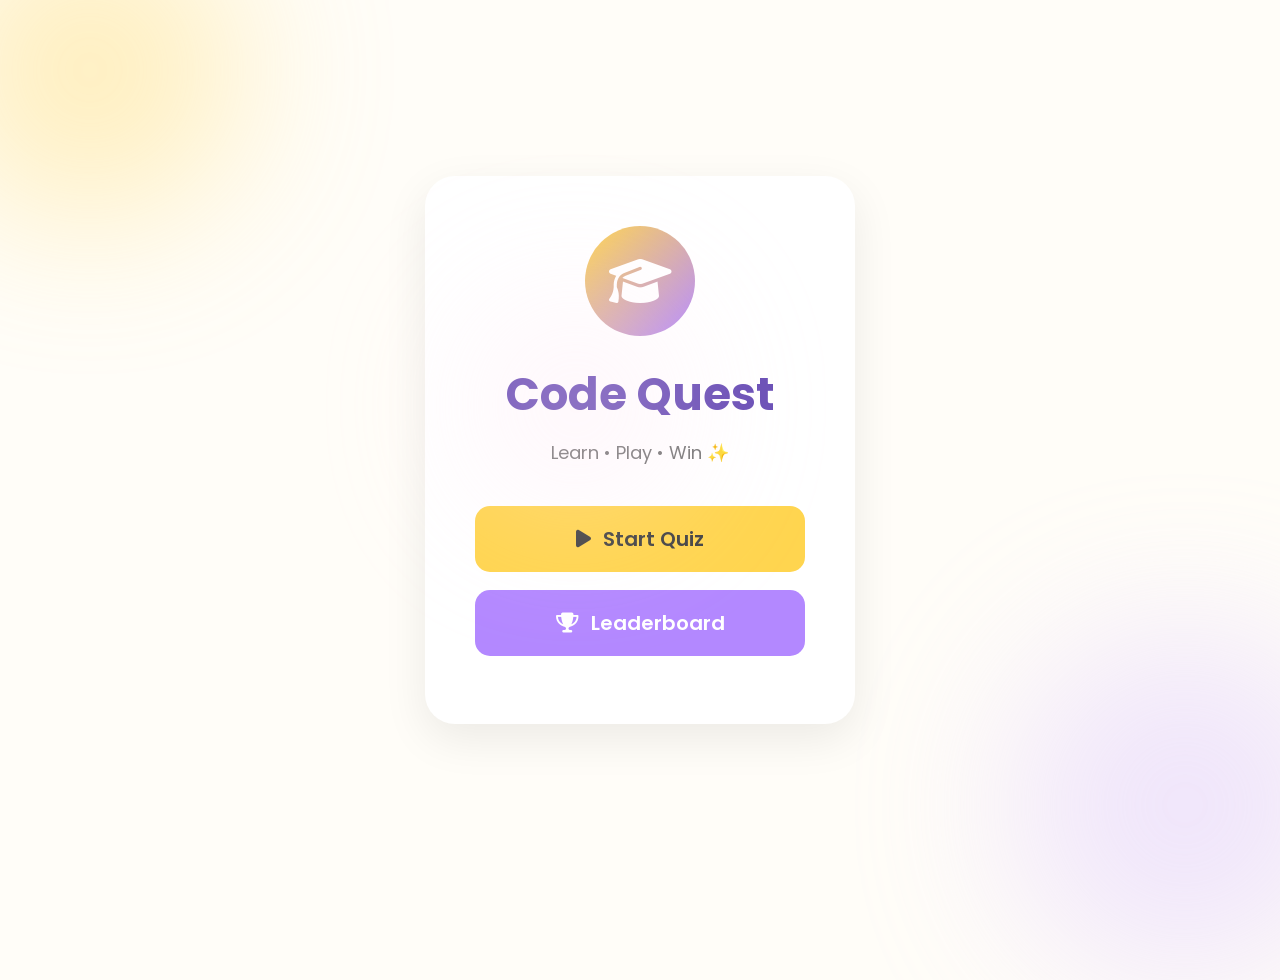
<file: index.html>
<!DOCTYPE html>
<html lang="en">
<head>
    <meta charset="UTF-8">
    <meta name="viewport" content="width=device-width, initial-scale=1.0">
    <title>Code Quest</title>

    <link rel="stylesheet" href="style.css">

    <link
    rel="stylesheet"
    href="https://cdnjs.cloudflare.com/ajax/libs/font-awesome/6.6.0/css/all.min.css"/>

</head>
<body>

<div class="background-circle one"></div>
<div class="background-circle two"></div>
<div class="background-circle three"></div>

<div class="container">

<div class="card">

<div class="logo">

<i class="fa-solid fa-graduation-cap"></i>

</div>

<h1>Code Quest</h1>

<p class="subtitle">
Learn • Play • Win ✨
</p>

<a href="game.html" class="btn play">

<i class="fa-solid fa-play"></i>

Start Quiz

</a>

<a href="highscores.html" class="btn leaderboard">

<i class="fa-solid fa-trophy"></i>

Leaderboard

</a>

</div>

</div>

</body>
</html>
</file>
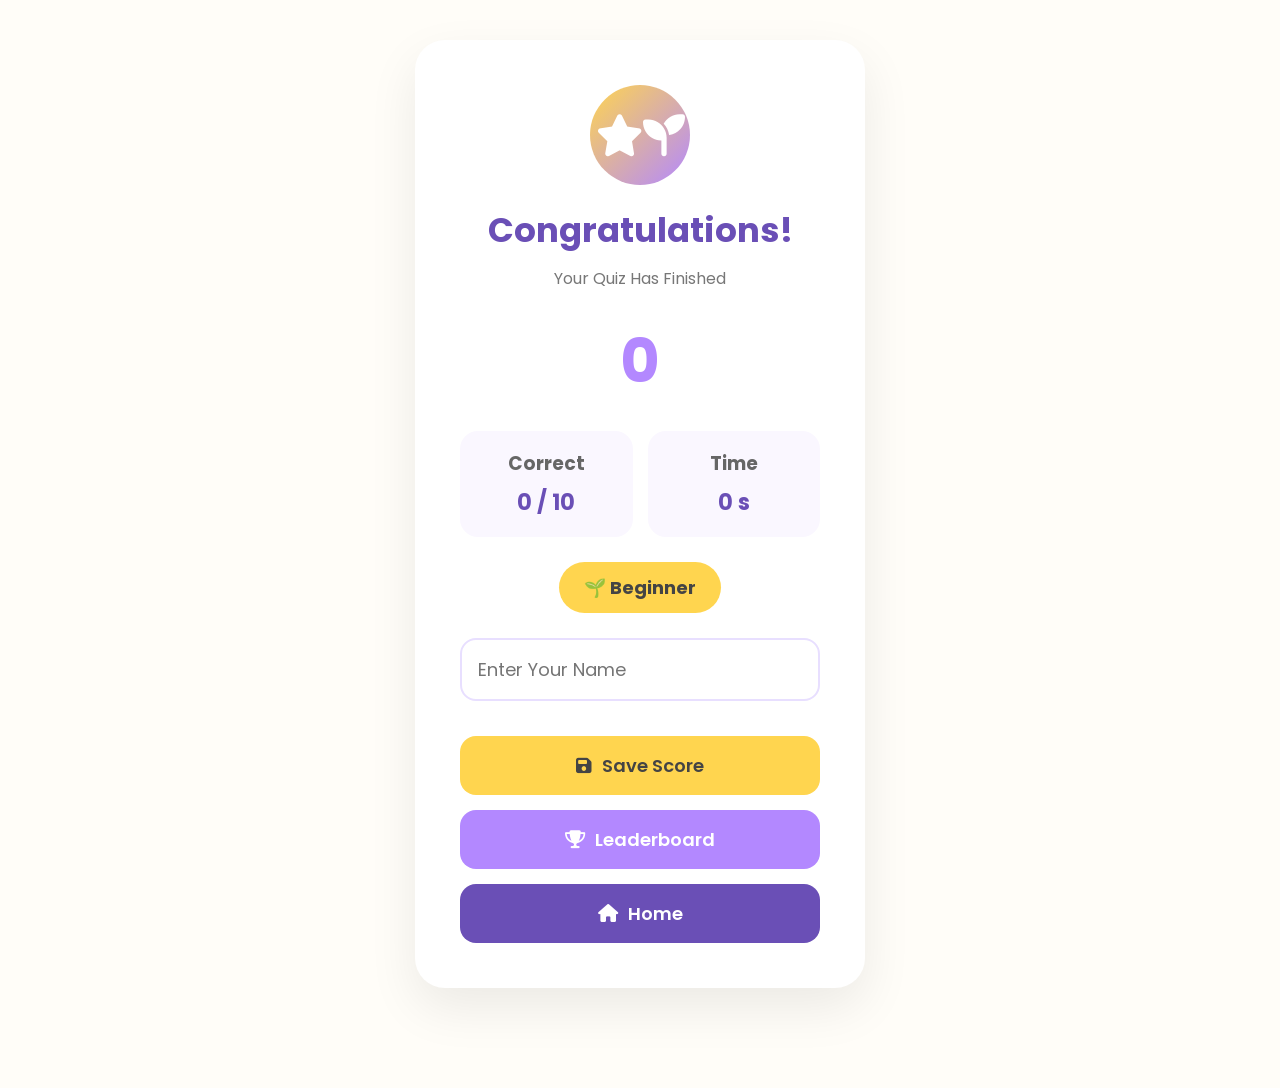
<file: end.html>
<!DOCTYPE html>
<html lang="en">

<head>

<meta charset="UTF-8">
<meta name="viewport" content="width=device-width, initial-scale=1.0">

<title>Quiz Finished</title>

<link rel="stylesheet" href="style.css">
<link rel="stylesheet" href="end.css">

<link rel="stylesheet"
href="https://cdnjs.cloudflare.com/ajax/libs/font-awesome/6.6.0/css/all.min.css">

</head>

<body>

<div class="end-container">

<div class="end-card">

<i id="rankIcon" class="fa-solid fa-star"></i>

<h1>Congratulations!</h1>

<p>Your Quiz Has Finished</p>

<h2 id="finalScore">0</h2>

<div class="stats">

<div>

<h3>Correct</h3>

<p id="correct">0 / 10</p>

</div>

<div>

<h3>Time</h3>

<p id="time">0 s</p>

</div>

</div>

<div class="badge-box">

<span id="badge">
Beginner
</span>

</div>

<input
type="text"
id="username"
maxlength="20"
placeholder="Enter Your Name"
/>

<button id="saveScoreBtn">

<i class="fa-solid fa-floppy-disk"></i>

Save Score

</button>

<a href="highscores.html">

<i class="fa-solid fa-trophy"></i>

Leaderboard

</a>

<a href="index.html">

<i class="fa-solid fa-house"></i>

Home

</a>

</div>

</div>

<script src="end.js"></script>

</body>

</html>
</file>
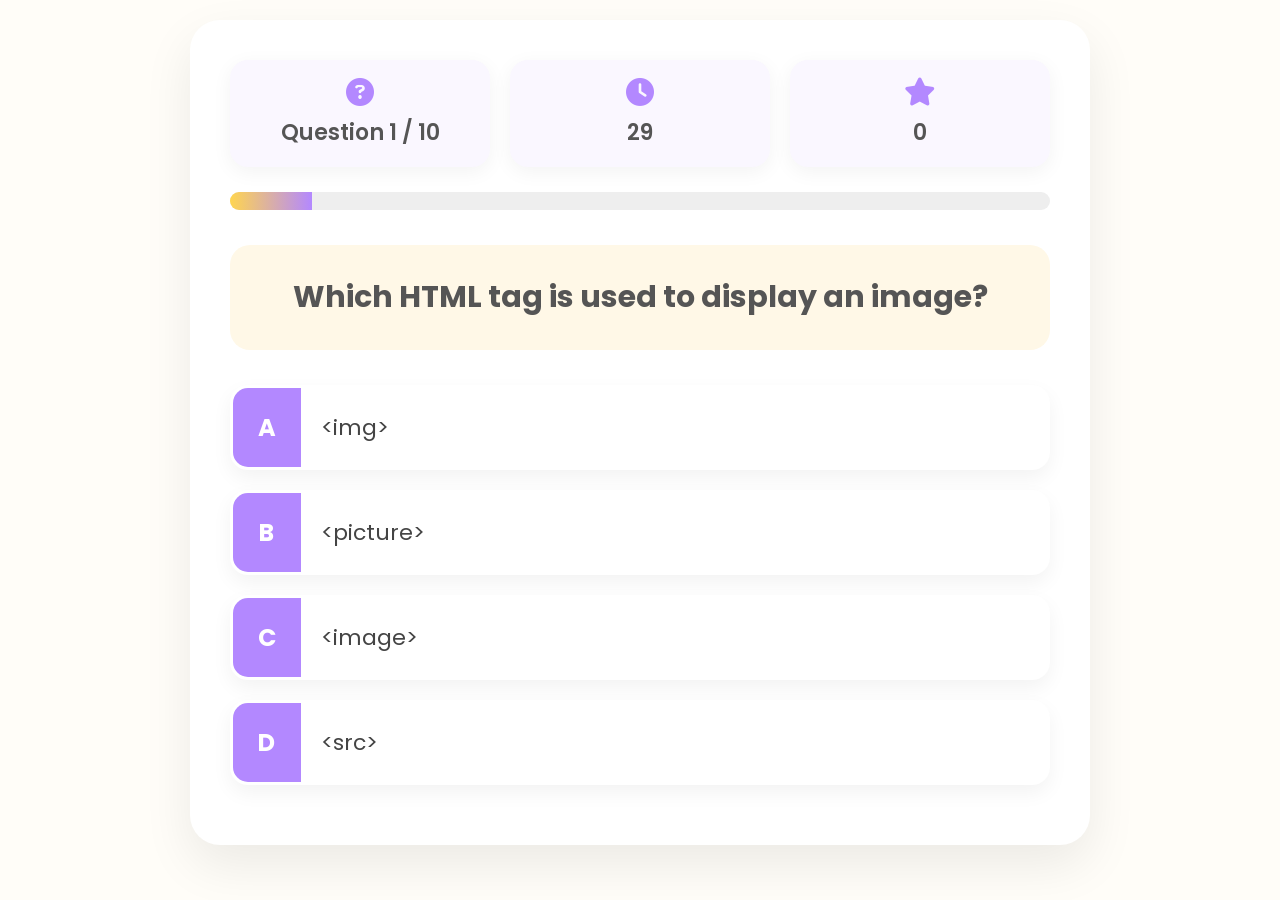
<file: game.html>
<!DOCTYPE html>
<html lang="en">

<head>

<meta charset="UTF-8">
<meta name="viewport" content="width=device-width, initial-scale=1.0">

<title>Code Quest</title>

<link rel="stylesheet" href="style.css">
<link rel="stylesheet" href="game.css">

<link rel="stylesheet"
href="https://cdnjs.cloudflare.com/ajax/libs/font-awesome/6.6.0/css/all.min.css">

</head>

<body>

<div class="game-container">

<div class="top-bar">

<div class="hud-box">

<i class="fa-solid fa-circle-question"></i>

<p id="progressText">
Question 1 / 10
</p>

</div>

<div class="hud-box">

<i class="fa-solid fa-clock"></i>

<p id="timer">
60
</p>

</div>

<div class="hud-box">

<i class="fa-solid fa-star"></i>

<p id="score">
0
</p>

</div>

</div>

<div class="progress">

<div id="progressBarFull"></div>

</div>

<div class="question-card">

<h2 id="question">

Loading Question...

</h2>

</div>

<div class="choice-container">

<p class="choice-prefix">
A
</p>

<p class="choice-text" data-number="1">

Choice

</p>

</div>

<div class="choice-container">

<p class="choice-prefix">

B

</p>

<p class="choice-text" data-number="2">

Choice

</p>

</div>

<div class="choice-container">

<p class="choice-prefix">

C

</p>

<p class="choice-text" data-number="3">

Choice

</p>

</div>

<div class="choice-container">

<p class="choice-prefix">

D

</p>

<p class="choice-text" data-number="4">

Choice

</p>

</div>

</div>

<script src="game.js"></script>

</body>

</html>
</file>
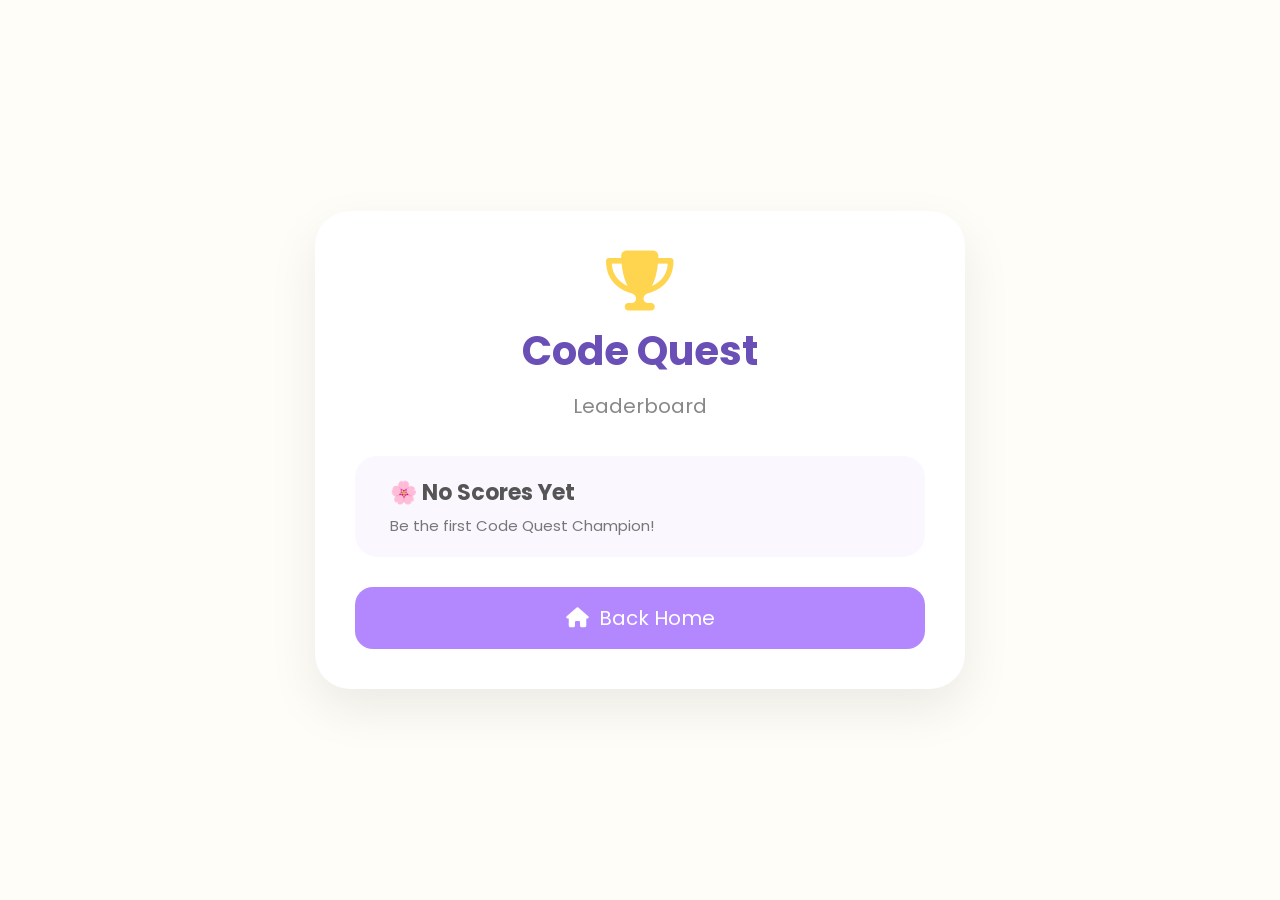
<file: highscores.html>
<!DOCTYPE html>
<html lang="en">

<head>

<meta charset="UTF-8">
<meta name="viewport" content="width=device-width, initial-scale=1.0">

<title>Code Quest Leaderboard</title>

<link rel="stylesheet" href="style.css">
<link rel="stylesheet" href="highscores.css">

<link rel="stylesheet"
href="https://cdnjs.cloudflare.com/ajax/libs/font-awesome/6.6.0/css/all.min.css">

</head>


<body>


<div class="leader-container">


<div class="leader-card">


<div class="title">

<i class="fa-solid fa-trophy"></i>

<h1>
Code Quest
</h1>

<p>
Leaderboard
</p>

</div>



<ul id="highScoresList">


</ul>



<a href="index.html" class="home-btn">

<i class="fa-solid fa-house"></i>

Back Home

</a>


</div>


</div>



<script src="highscores.js"></script>


</body>

</html>
</file>
<file: style.css>
@import url('https://fonts.googleapis.com/css2?family=Poppins:wght@300;400;500;700&display=swap');

*{
margin:0;
padding:0;
box-sizing:border-box;
font-family:'Poppins',sans-serif;
}

body{
background:#FFFDF8;
overflow-x:hidden;
overflow-y:auto;
min-height:100vh;
}

.background-circle{

position:absolute;

border-radius:50%;

filter:blur(80px);

opacity:.4;

}

.one{

width:300px;
height:300px;

background:#FFD966;

top:-80px;
left:-60px;

}

.two{

width:350px;
height:350px;

background:#D9C2FF;

right:-80px;

bottom:-80px;

}

.three{

width:200px;
height:200px;

background:#FFE4F2;

top:45%;

left:45%;

transform:translate(-50%,-50%);

}

.container{

height:100vh;

display:flex;

justify-content:center;

align-items:center;

padding:20px;

}

.card{

width:430px;

background:white;

border-radius:30px;

padding:50px;

text-align:center;

box-shadow:

0 15px 45px rgba(0,0,0,.08);

animation:pop .7s ease;

}

@keyframes pop{

0%{

transform:scale(.8);

opacity:0;

}

100%{

transform:scale(1);

opacity:1;

}

}

.logo{

width:110px;

height:110px;

margin:auto;

border-radius:50%;

background:linear-gradient(135deg,#FFD54F,#B388FF);

display:flex;

justify-content:center;

align-items:center;

margin-bottom:25px;

}

.logo i{

font-size:50px;

color:white;

}

h1{

font-size:45px;

color:#6A4FB6;

margin-bottom:10px;

}

.subtitle{

color:#777;

font-size:18px;

margin-bottom:40px;

}

.btn{

display:flex;

justify-content:center;

align-items:center;

gap:12px;

width:100%;

padding:18px;

border-radius:15px;

text-decoration:none;

font-size:20px;

font-weight:600;

transition:.3s;

margin-bottom:18px;

}

.play{

background:#FFD54F;

color:#444;

}

.play:hover{

transform:translateY(-5px);

box-shadow:0 12px 25px rgba(255,213,79,.5);

}

.leaderboard{

background:#B388FF;

color:white;

}

.leaderboard:hover{

transform:translateY(-5px);

box-shadow:0 12px 25px rgba(179,136,255,.5);

}

@media(max-width:500px){

.card{

width:100%;

padding:35px;

}

h1{

font-size:36px;

}

.btn{

font-size:18px;

}

}
</file>
<file: end.css>
body{

    background:#FFFDF8;

    min-height:100vh;

    display:flex;

    justify-content:center;

    align-items:flex-start;

    padding:40px 20px;

    overflow-y:auto;

}


.end-container{

    width:100%;

    display:flex;

    justify-content:center;

    padding-bottom:40px;

}

.end-card{

    width:450px;

    background:white;

    padding:45px;

    border-radius:30px;

    text-align:center;

    box-shadow:0 20px 50px rgba(0,0,0,.08);

    animation:show .6s ease;

    margin-bottom:20px;

}

@keyframes show{
    from{
        opacity:0;
        transform:translateY(40px);
    }
    to{
        opacity:1;
        transform:translateY(0);
    }
}

#rankIcon{
    width:100px;
    height:100px;
    margin:auto;
    margin-bottom:20px;
    border-radius:50%;
    display:flex;
    justify-content:center;
    align-items:center;
    font-size:42px;
    color:white;
    background:linear-gradient(135deg,#FFD54F,#B388FF);
}

.end-card h1{
    color:#6A4FB6;
    margin-bottom:10px;
    font-size:34px;
}

.end-card p{
    color:#777;
}

#finalScore{
    font-size:60px;
    color:#B388FF;
    margin:25px 0;
}

.stats{
    display:flex;
    gap:15px;
    margin:25px 0;
}

.stats div{
    flex:1;
    background:#FAF7FF;
    padding:18px;
    border-radius:18px;
}

.stats h3{
    color:#666;
    margin-bottom:8px;
}

.stats p{
    font-size:22px;
    font-weight:bold;
    color:#6A4FB6;
}

.badge-box{
    margin:25px 0;
}

#badge{
    display:inline-block;
    padding:12px 25px;
    background:#FFD54F;
    color:#444;
    border-radius:30px;
    font-weight:bold;
    font-size:18px;
}

#username{
    width:100%;
    padding:16px;
    border:2px solid #E8DFFF;
    border-radius:16px;
    font-size:18px;
    margin-bottom:20px;
    outline:none;
    transition:.3s;
}

#username:focus{
    border-color:#B388FF;
}

#saveScoreBtn,
.end-card a{
    width:100%;
    display:flex;
    justify-content:center;
    align-items:center;
    gap:10px;
    padding:16px;
    margin-top:15px;
    border:none;
    border-radius:16px;
    font-size:18px;
    font-weight:600;
    cursor:pointer;
    text-decoration:none;
    transition:.3s;
}

#saveScoreBtn{
    background:#FFD54F;
    color:#444;
}

#saveScoreBtn:hover{
    transform:translateY(-4px);
    box-shadow:0 10px 25px rgba(255,213,79,.45);
}

.end-card a:first-of-type{
    background:#B388FF;
    color:white;
}

.end-card a:last-of-type{
    background:#6A4FB6;
    color:white;
}

.end-card a:hover{
    transform:translateY(-4px);
}

@media(max-width:550px){

    .end-card{

        width:100%;

        padding:30px;

        margin-bottom:30px;

    }
    .stats{
        flex-direction:column;
    }

    #finalScore{
        font-size:48px;
    }

}
</file>
<file: game.css>
body{

background:#FFFDF8;

display:flex;

justify-content:center;

align-items:flex-start;

min-height:100vh;

padding:20px;

overflow-y:auto;

}

.game-container{

width:900px;

background:white;

border-radius:30px;

padding:40px;

box-shadow:0 20px 50px rgba(0,0,0,.08);

animation:fade .6s;

}

@keyframes fade{

from{

opacity:0;

transform:translateY(40px);

}

to{

opacity:1;

transform:translateY(0);

}

}

.top-bar{

display:flex;

justify-content:space-between;

gap:20px;

margin-bottom:25px;

}

.hud-box{

flex:1;

background:#FAF7FF;

padding:18px;

border-radius:18px;

text-align:center;

box-shadow:0 5px 20px rgba(0,0,0,.05);

}

.hud-box i{

font-size:28px;

margin-bottom:10px;

color:#B388FF;

}

.hud-box p{

font-size:22px;

font-weight:600;

color:#555;

}

.progress{

width:100%;

height:18px;

background:#EEE;

border-radius:20px;

overflow:hidden;

margin-bottom:35px;

}

#progressBarFull{

height:100%;

width:0%;

background:linear-gradient(90deg,#FFD54F,#B388FF);

transition:.4s;

}

.question-card{

background:#FFF8E7;

padding:30px;

border-radius:20px;

margin-bottom:35px;

}

.question-card h2{

text-align:center;

font-size:30px;

color:#555;

line-height:1.5;

}

.choice-container{

display:flex;

align-items:center;

background:white;

margin-bottom:20px;

border-radius:18px;

overflow:hidden;

border:3px solid transparent;

cursor:pointer;

transition:.3s;

box-shadow:0 8px 20px rgba(0,0,0,.05);

}

.choice-container:hover{

transform:translateY(-5px);

border-color:#FFD54F;

}

.choice-prefix{

width:70px;

background:#B388FF;

color:white;

font-size:24px;

display:flex;

justify-content:center;

align-items:center;

padding:22px;

font-weight:bold;

}

.choice-text{

padding:20px;

font-size:22px;

color:#444;

width:100%;

}

.correct{

background:#D8F8DD;

border:3px solid #47C363;

}

.incorrect{

background:#FFE2E2;

border:3px solid #FF6B6B;

}

@media(max-width:900px){

.game-container{

width:100%;

padding:25px;

}

.question-card h2{
 
font-size:22px;

}

.choice-text{

font-size:18px;

}

.top-bar{

flex-direction:column;

}

}

@media(max-width:600px){

.game-container{

width:100%;

padding:20px;

border-radius:20px;

}

.question-card h2{

font-size:20px;

}

.choice-container{

margin-bottom:15px;

}

.choice-prefix{

width:55px;

padding:18px;

font-size:20px;

}

.choice-text{

font-size:16px;

padding:18px;

}

}
</file>
<file: highscores.css>
body{

background:#FFFDF8;

min-height:100vh;

display:flex;

justify-content:center;

align-items:center;

}


.leader-container{

width:100%;

padding:25px;

}



.leader-card{

background:white;

max-width:650px;

margin:auto;

border-radius:35px;

padding:40px;

box-shadow:
0 20px 50px rgba(0,0,0,.08);

}



.title{

text-align:center;

margin-bottom:35px;

}


.title i{

font-size:60px;

color:#FFD54F;

}


.title h1{

color:#6A4FB6;

font-size:40px;

margin:10px;

}


.title p{

color:#888;

font-size:20px;

}



#highScoresList{

list-style:none;

padding:0;

}



.player-card{

display:flex;

align-items:center;

justify-content:space-between;

background:#FAF7FF;

padding:20px;

border-radius:22px;

margin-bottom:15px;

transition:.3s;

}


.player-card:hover{

transform:translateY(-5px);

box-shadow:
0 10px 25px rgba(179,136,255,.2);

}



.rank{

font-size:35px;

width:55px;

}



.player-info{

flex:1;

margin-left:15px;

}



.player-name{

font-size:22px;

font-weight:700;

color:#555;

}



.player-details{

color:#777;

font-size:15px;

margin-top:5px;

}



.badge{

padding:8px 15px;

border-radius:20px;

font-weight:bold;

background:#FFD54F;

color:#555;

}



.first{

background:#FFF4B8;

border:3px solid #FFD54F;

}



.second{

background:#F1F1F1;

}



.third{

background:#FFE4D1;

}



.home-btn{

display:flex;

justify-content:center;

align-items:center;

gap:10px;

background:#B388FF;

color:white;

text-decoration:none;

padding:16px;

border-radius:18px;

font-size:20px;

margin-top:30px;

transition:.3s;

}



.home-btn:hover{

transform:translateY(-4px);

}
</file>
